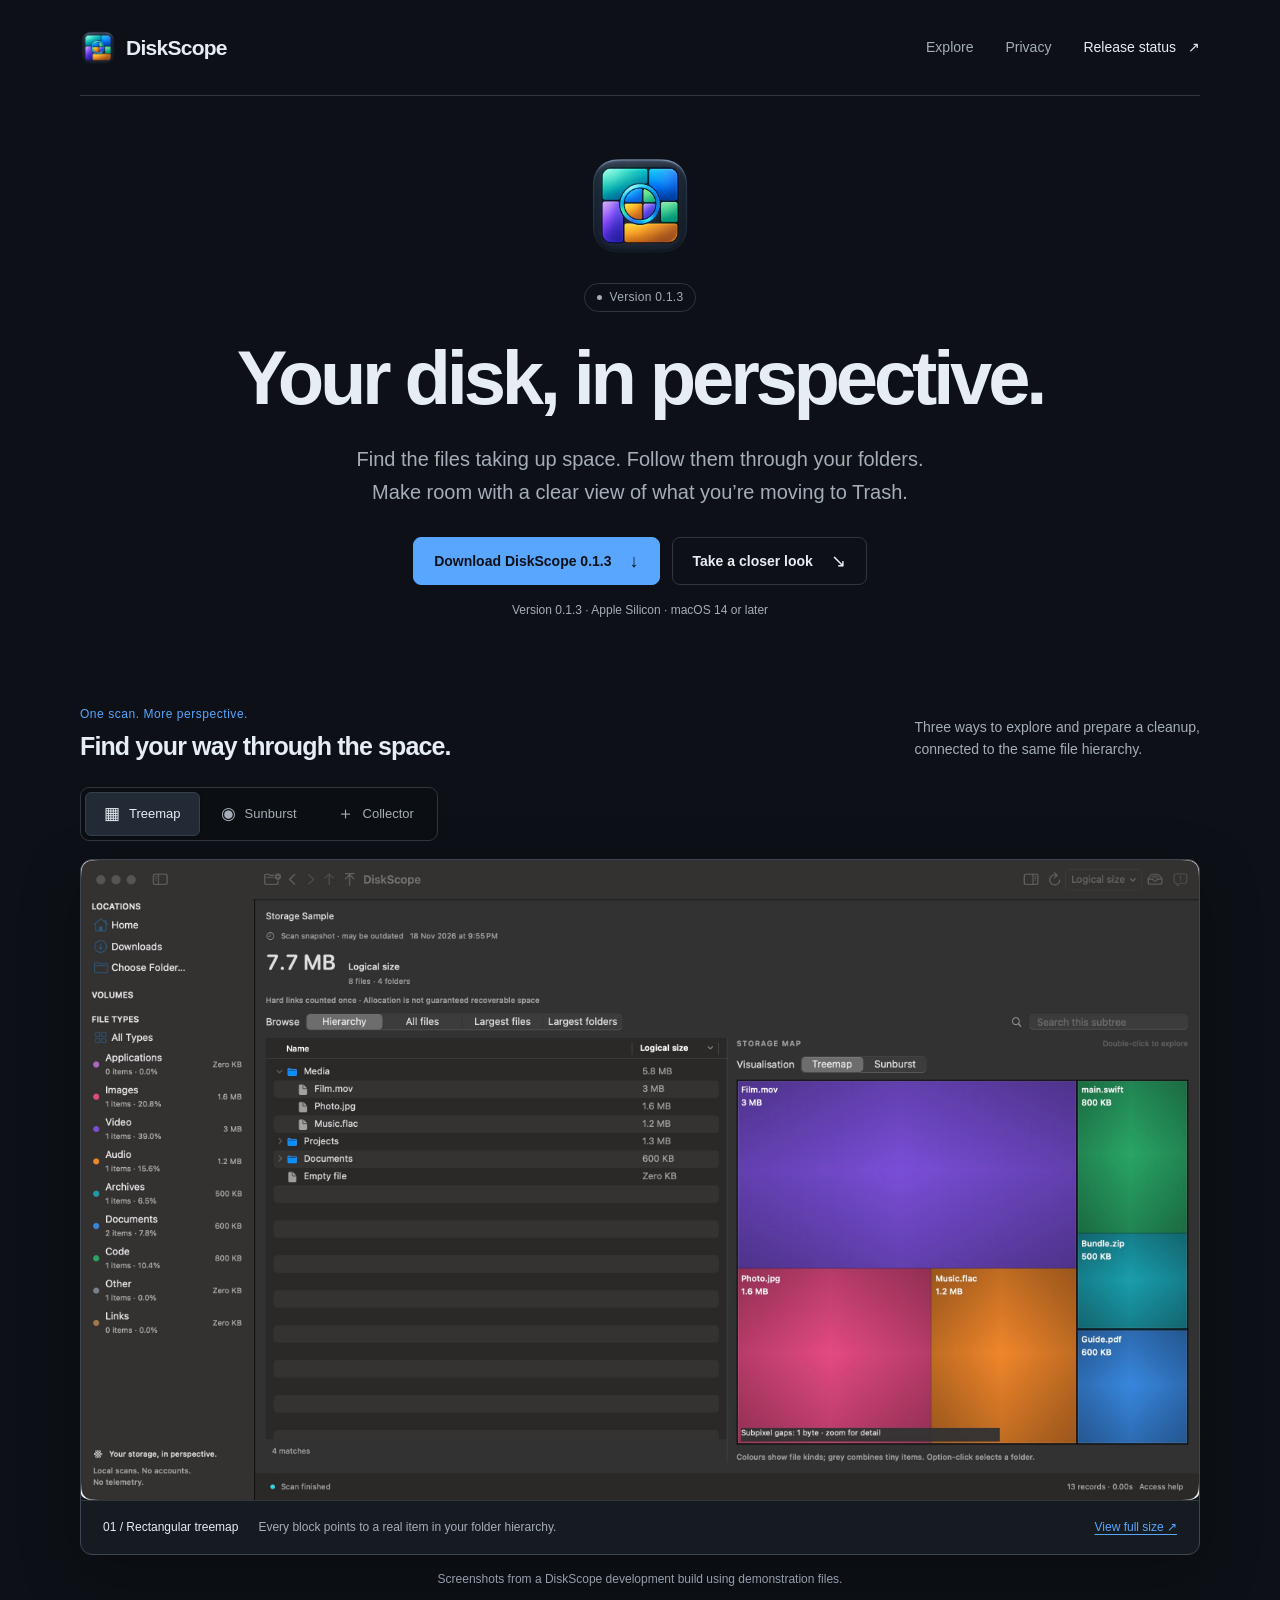
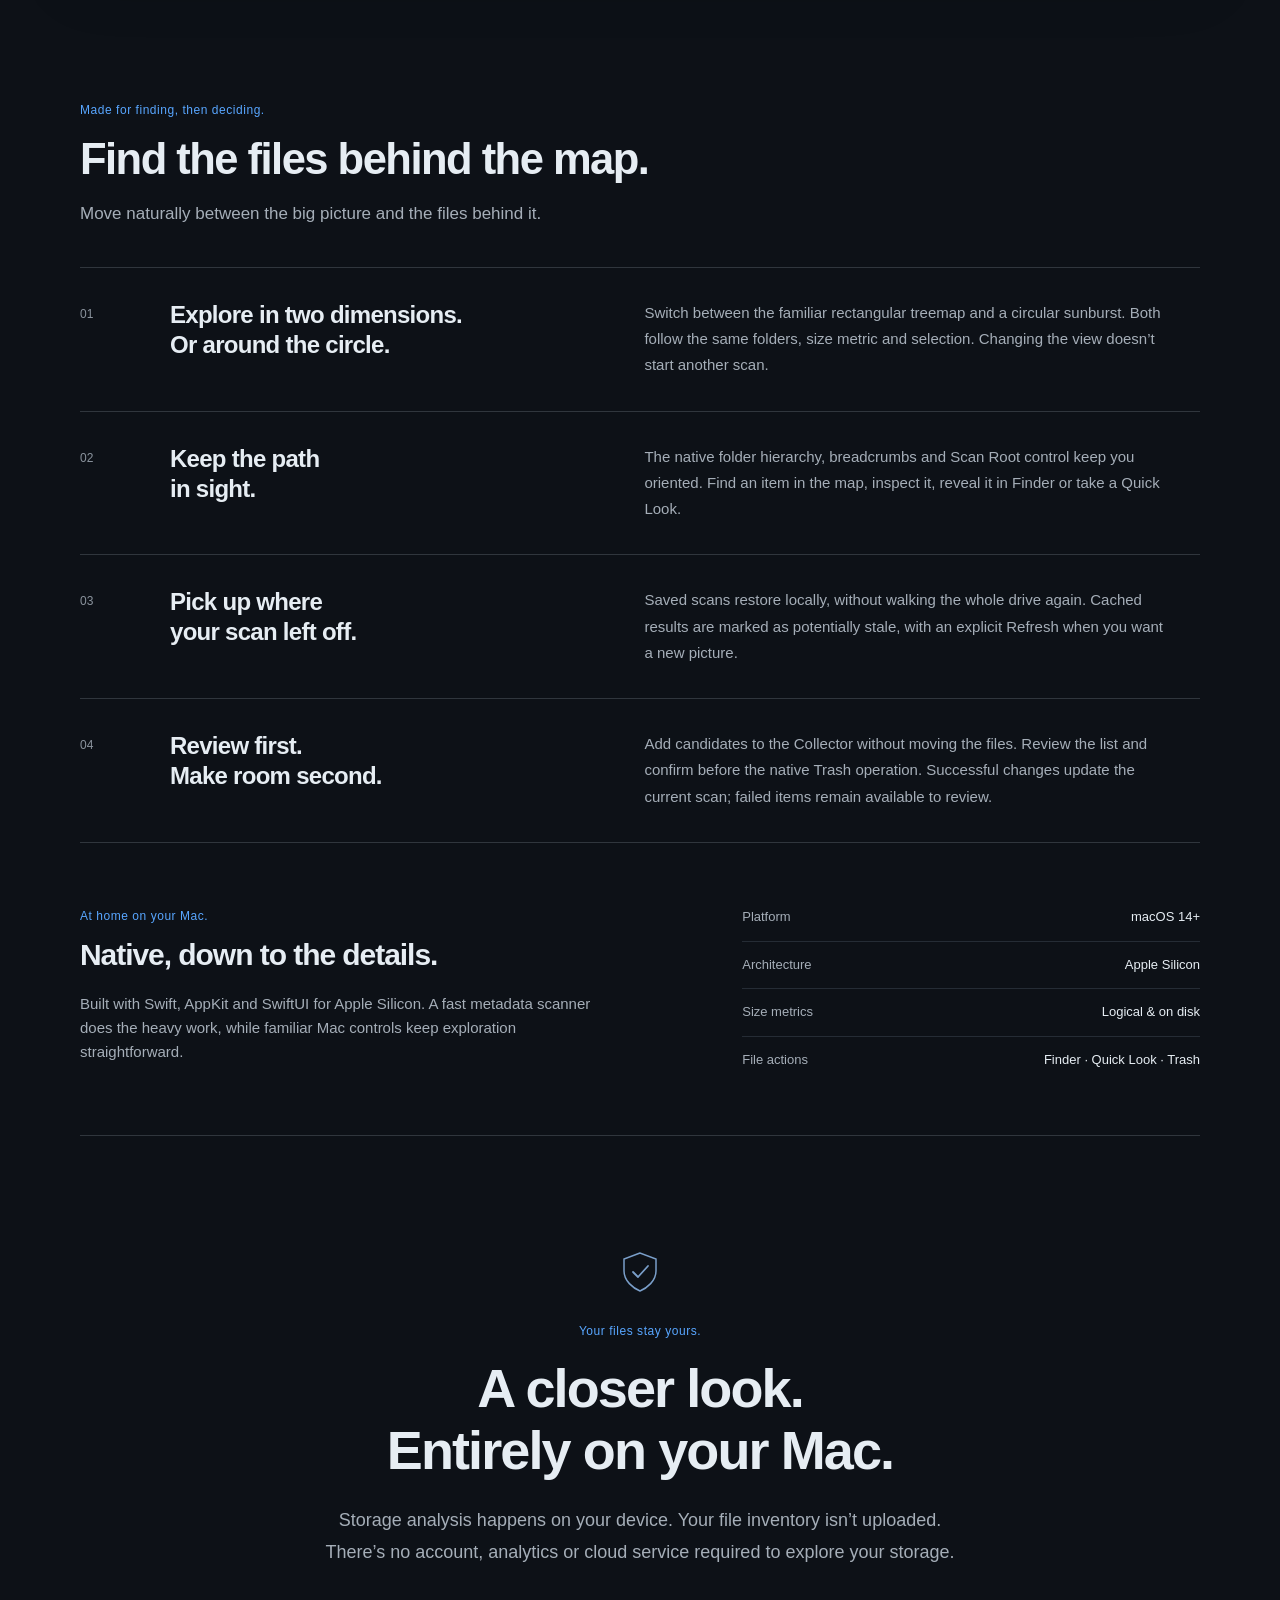
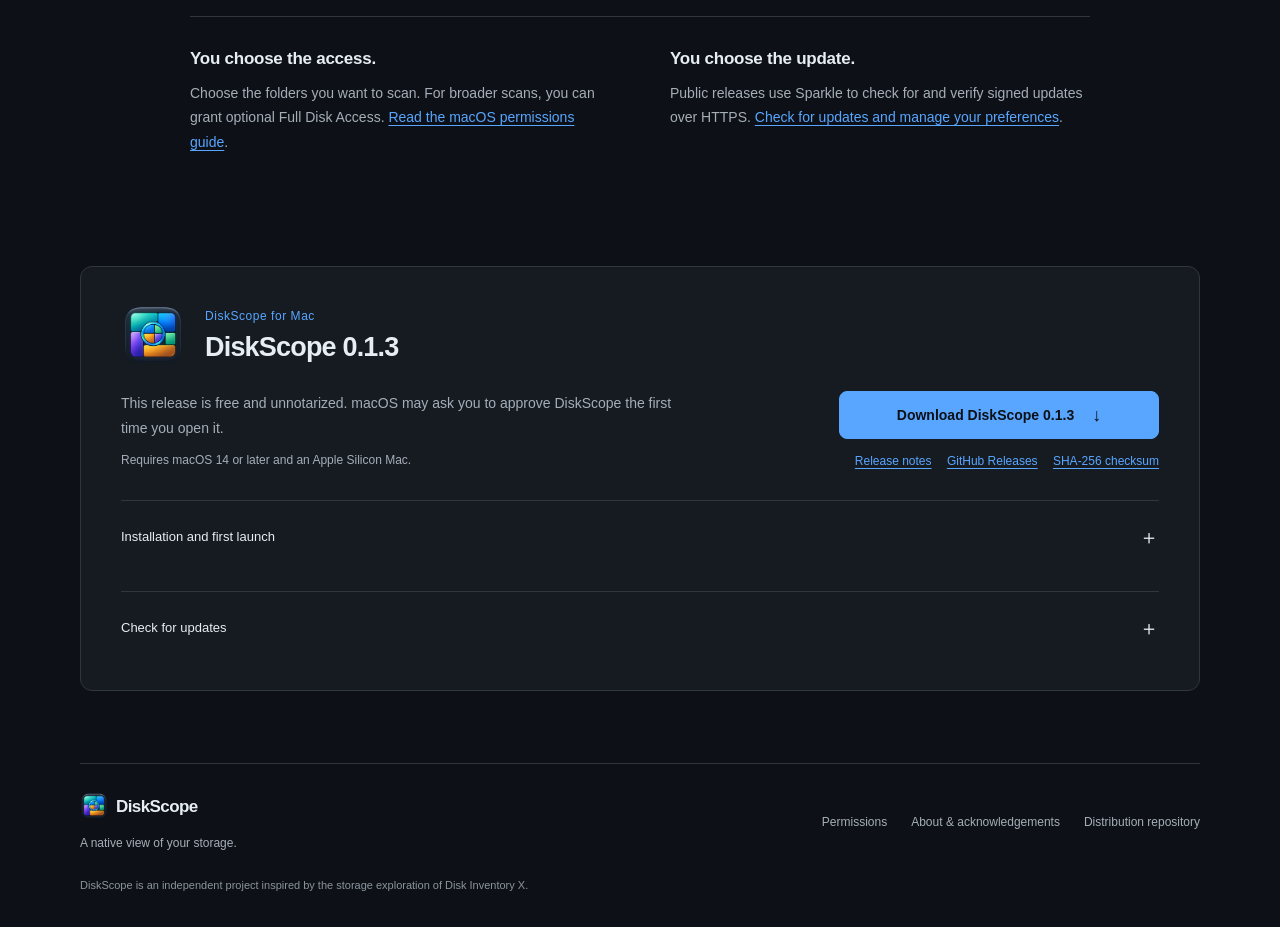
<file: index.html>
<!doctype html>
<html lang="en">
<head>
  <meta charset="utf-8">
  <meta name="viewport" content="width=device-width, initial-scale=1">
  <meta name="description" content="DiskScope is a native Mac storage explorer with treemap and circular views, saved scans, and a Collector for reviewing files before moving them to Trash.">
  <meta name="theme-color" content="#0d1117">
  <meta name="color-scheme" content="dark">
  <meta http-equiv="Content-Security-Policy" content="default-src 'self'; script-src 'self'; style-src 'self'; img-src 'self'; connect-src 'self'; font-src 'self'; object-src 'none'; base-uri 'none'; form-action 'none'">
  <title>DiskScope — Your disk, in perspective.</title>
  <link rel="icon" type="image/png" href="assets/icon.png">
  <link rel="stylesheet" href="styles.css">
  <script src="site.js" defer></script>
</head>
<body>
  <a class="skip-link" href="#main">Skip to content</a>
  <header class="site-header wrap">
    <a class="brand" href="#" aria-label="DiskScope home"><img src="assets/icon.png" alt="" width="36" height="36"><span>DiskScope</span></a>
    <nav aria-label="Main navigation">
      <a href="#explore">Explore</a>
      <a href="#privacy">Privacy</a>
      <a class="nav-release" href="#download">Release status <span aria-hidden="true">↗</span></a>
    </nav>
  </header>

  <main id="main">
    <section class="hero wrap" aria-labelledby="hero-title">
      <img class="hero-icon" src="assets/icon.png" alt="DiskScope app icon: a magnifying glass over a colourful disk map" width="108" height="108" fetchpriority="high">
      <p class="eyebrow"><span class="status-dot" aria-hidden="true"></span> <span data-release-badge>Version 0.1.3</span></p>
      <h1 id="hero-title">Your disk,<br class="mobile-break"> in perspective.</h1>
      <p class="hero-copy">Find the files taking up space. Follow them through your folders.<br class="desktop-break"> Make room with a clear view of what you’re moving to Trash.</p>
      <div class="hero-actions">
        <!-- DOWNLOAD_PRIMARY --><a class="button primary" href="https://github.com/MES30004E/DiskScope/releases/download/v0.1.3/DiskScope-0.1.3-arm64.dmg">Download DiskScope 0.1.3 <span aria-hidden="true">↓</span></a><!-- /DOWNLOAD_PRIMARY -->
        <a class="button secondary" href="#explore">Take a closer look <span aria-hidden="true">↘</span></a>
      </div>
      <p id="release-note" class="release-note"><!-- RELEASE_NOTE -->Version 0.1.3 · Apple Silicon · macOS 14 or later<!-- /RELEASE_NOTE --></p>
    </section>

    <section class="showcase wrap" id="explore" aria-labelledby="explore-title">
      <div class="showcase-heading">
        <div><p class="section-label">One scan. More perspective.</p><h2 id="explore-title">Find your way through the space.</h2></div>
        <p>Three ways to explore and prepare a cleanup,<br class="desktop-break"> connected to the same file hierarchy.</p>
      </div>
      <div class="view-tabs" role="tablist" aria-label="App screenshots">
        <button id="tab-treemap" role="tab" aria-selected="true" aria-controls="panel-treemap" tabindex="0"><span aria-hidden="true">▦</span> Treemap</button>
        <button id="tab-sunburst" role="tab" aria-selected="false" aria-controls="panel-sunburst" tabindex="-1"><span aria-hidden="true">◉</span> Sunburst</button>
        <button id="tab-collector" role="tab" aria-selected="false" aria-controls="panel-collector" tabindex="-1"><span aria-hidden="true">＋</span> Collector</button>
      </div>
      <div class="capture-shell">
        <figure id="panel-treemap" class="capture" role="tabpanel" aria-labelledby="tab-treemap" tabindex="0">
          <a class="capture-link" href="assets/treemap.png" aria-label="Open full-size screenshot of the treemap"><img src="assets/treemap.png" alt="DiskScope’s rectangular treemap beside the native folder hierarchy, showing a controlled demonstration folder." width="2940" height="1684" fetchpriority="high"></a>
          <figcaption><span>01 / Rectangular treemap</span> Every block points to a real item in your folder hierarchy. <a href="assets/treemap.png">View full size <span aria-hidden="true">↗</span></a></figcaption>
        </figure>
        <figure id="panel-sunburst" class="capture" role="tabpanel" aria-labelledby="tab-sunburst" tabindex="0" hidden>
          <a class="capture-link" href="assets/sunburst.png" aria-label="Open full-size screenshot of the circular sunburst"><img src="assets/sunburst.png" alt="DiskScope’s circular sunburst displays nested folders as rings, alongside the same native file hierarchy." width="2940" height="1684" loading="lazy"></a>
          <figcaption><span>02 / Circular sunburst</span> Follow nested folders from the centre out. <a href="assets/sunburst.png">View full size <span aria-hidden="true">↗</span></a></figcaption>
        </figure>
        <figure id="panel-collector" class="capture" role="tabpanel" aria-labelledby="tab-collector" tabindex="0" hidden>
          <a class="capture-link" href="assets/collector.png" aria-label="Open full-size screenshot of the Collector"><img src="assets/collector.png" alt="DiskScope’s Collector stages demonstration files for review before the user confirms moving them to Trash." width="1520" height="1080" loading="lazy"></a>
          <figcaption><span>03 / Collector</span> Gather candidates, review the list, then decide. <a href="assets/collector.png">View full size <span aria-hidden="true">↗</span></a></figcaption>
        </figure>
      </div>
      <p class="capture-note">Screenshots from a DiskScope development build using demonstration files.</p>
      <noscript><p class="capture-note">JavaScript is off. View the <a href="assets/sunburst.png">sunburst</a> and <a href="assets/collector.png">Collector</a> screenshots directly.</p></noscript>
    </section>

    <section class="features wrap" aria-labelledby="features-title">
      <div class="section-intro"><p class="section-label">Made for finding, then deciding.</p><h2 id="features-title">Find the files behind the map.</h2><p>Move naturally between the big picture and the files behind it.</p></div>
      <div class="feature-rows">
        <article class="feature-row">
          <span class="feature-number" aria-hidden="true">01</span>
          <div><h3>Explore in two dimensions.<br> Or around the circle.</h3></div>
          <p>Switch between the familiar rectangular treemap and a circular sunburst. Both follow the same folders, size metric and selection. Changing the view doesn’t start another scan.</p>
        </article>
        <article class="feature-row">
          <span class="feature-number" aria-hidden="true">02</span>
          <div><h3>Keep the path<br> in sight.</h3></div>
          <p>The native folder hierarchy, breadcrumbs and Scan Root control keep you oriented. Find an item in the map, inspect it, reveal it in Finder or take a Quick Look.</p>
        </article>
        <article class="feature-row">
          <span class="feature-number" aria-hidden="true">03</span>
          <div><h3>Pick up where<br> your scan left off.</h3></div>
          <p>Saved scans restore locally, without walking the whole drive again. Cached results are marked as potentially stale, with an explicit Refresh when you want a new picture.</p>
        </article>
        <article class="feature-row">
          <span class="feature-number" aria-hidden="true">04</span>
          <div><h3>Review first.<br> Make room second.</h3></div>
          <p>Add candidates to the Collector without moving the files. Review the list and confirm before the native Trash operation. Successful changes update the current scan; failed items remain available to review.</p>
        </article>
      </div>
    </section>

    <section class="native-band wrap" aria-labelledby="native-title">
      <div><p class="section-label">At home on your Mac.</p><h2 id="native-title">Native, down to the details.</h2><p>Built with Swift, AppKit and SwiftUI for Apple Silicon. A fast metadata scanner does the heavy work, while familiar Mac controls keep exploration straightforward.</p></div>
      <dl class="native-details">
        <div><dt>Platform</dt><dd>macOS 14+</dd></div>
        <div><dt>Architecture</dt><dd>Apple Silicon</dd></div>
        <div><dt>Size metrics</dt><dd>Logical &amp; on disk</dd></div>
        <div><dt>File actions</dt><dd>Finder · Quick Look · Trash</dd></div>
      </dl>
    </section>

    <section class="privacy wrap" id="privacy" aria-labelledby="privacy-title">
      <div class="privacy-mark" aria-hidden="true"><svg viewBox="0 0 48 48" fill="none"><path d="M24 5 8 11v12c0 10 9 17 16 20 7-3 16-10 16-20V11L24 5Z" stroke="currentColor" stroke-width="1.5"/><path d="m17 24 5 5 10-11" stroke="currentColor" stroke-width="1.8" stroke-linecap="round" stroke-linejoin="round"/></svg></div>
      <p class="section-label">Your files stay yours.</p>
      <h2 id="privacy-title">A closer look.<br> Entirely on your Mac.</h2>
      <p class="privacy-copy">Storage analysis happens on your device. Your file inventory isn’t uploaded. There’s no account, analytics or cloud service required to explore your storage.</p>
      <div class="privacy-details">
        <div><h3>You choose the access.</h3><p>Choose the folders you want to scan. For broader scans, you can grant optional Full Disk Access. <a href="permissions.html">Read the macOS permissions guide</a>.</p></div>
        <div><h3>You choose the update.</h3><p>Public releases use Sparkle to check for and verify signed updates over HTTPS. <a href="#updates">Check for updates and manage your preferences</a>.</p></div>
      </div>
    </section>

    <section class="download wrap" id="download" aria-labelledby="download-title">
      <div class="download-heading"><img src="assets/icon.png" alt="" width="64" height="64" loading="lazy"><div><p class="section-label">DiskScope for Mac</p><h2 id="download-title"><!-- RELEASE_TITLE -->DiskScope 0.1.3<!-- /RELEASE_TITLE --></h2></div></div>
      <div class="download-content">
        <div><p><!-- RELEASE_DESCRIPTION -->This release is free and unnotarized. macOS may ask you to approve DiskScope the first time you open it.<!-- /RELEASE_DESCRIPTION --></p><p class="requirements">Requires macOS 14 or later and an Apple Silicon Mac.</p></div>
        <div class="download-action"><!-- DOWNLOAD_SECONDARY --><a class="button primary" href="https://github.com/MES30004E/DiskScope/releases/download/v0.1.3/DiskScope-0.1.3-arm64.dmg">Download DiskScope 0.1.3 <span aria-hidden="true">↓</span></a><!-- /DOWNLOAD_SECONDARY --><p><!-- RELEASE_LINKS --><a href="https://github.com/MES30004E/DiskScope/releases/tag/v0.1.3">Release notes</a> <a href="https://github.com/MES30004E/DiskScope/releases">GitHub Releases</a> <a href="https://github.com/MES30004E/DiskScope/releases/download/v0.1.3/SHA256SUMS">SHA-256 checksum</a><!-- /RELEASE_LINKS --></p></div>
      </div>
      <details class="installation" id="installation">
        <summary>Installation and first launch <span aria-hidden="true">＋</span></summary>
        <ol>
          <li>Download DiskScope from this page. To check it, type <code>shasum -a 256 </code> in Terminal, drag the downloaded file into Terminal, and press Return. Compare the result with its entry in the published SHA-256 checksums.</li>
          <li><!-- INSTALL_DOWNLOAD -->Open the downloaded DMG, then drag DiskScope onto the Applications shortcut. When copying finishes, eject the DiskScope disk image and open DiskScope from Applications.<!-- /INSTALL_DOWNLOAD --></li>
          <li>If macOS blocks the first launch of an unnotarized release, verify where you downloaded it and check the download’s checksum. Open <strong>System Settings → Privacy &amp; Security</strong>, scroll to <strong>Security</strong>, and use <strong>Open Anyway</strong> for DiskScope. Confirm the prompt and authenticate if macOS asks.</li>
          <li>Choose a folder to scan. For broader access or help with a partial scan, see the <a href="permissions.html">macOS permissions guide</a>.</li>
        </ol>
        <p>Your approval applies to DiskScope. On a managed Mac, your administrator may control whether approval is available. <a href="https://support.apple.com/guide/mac-help/open-an-app-by-overriding-security-settings-mh40617/mac">Apple’s first-launch instructions</a>.</p>
      </details>
      <details class="installation" id="updates">
        <summary>Check for updates <span aria-hidden="true">＋</span></summary>
        <ol>
          <li>Choose <strong>DiskScope → Check for Updates…</strong> in the menu bar. When an update is available, Sparkle shows its version and release notes.</li>
          <li>Use <strong>DiskScope → Settings → Updates</strong> to enable automatic checks and downloads. Sparkle verifies the signed feed and update archive before installing an update.</li>
          <li>If macOS prevents Sparkle from installing an update, quit DiskScope, download and verify the new installer, then replace DiskScope in Applications. Follow the installation steps if macOS asks you to approve the new build.</li>
        </ol>
      </details>
    </section>
  </main>

  <footer class="site-footer wrap">
    <div><a class="brand" href="#"><img src="assets/icon.png" alt="" width="28" height="28" loading="lazy"><span>DiskScope</span></a><p>A native view of your storage.</p></div>
    <div class="footer-links"><a href="permissions.html">Permissions</a><a href="about.html">About &amp; acknowledgements</a><!-- DISTRIBUTION_LINK --><a href="https://github.com/MES30004E/DiskScope">Distribution repository</a><!-- /DISTRIBUTION_LINK --></div>
    <p class="footer-note">DiskScope is an independent project inspired by the storage exploration of Disk Inventory X.</p>
  </footer>
</body>
</html>
</file>
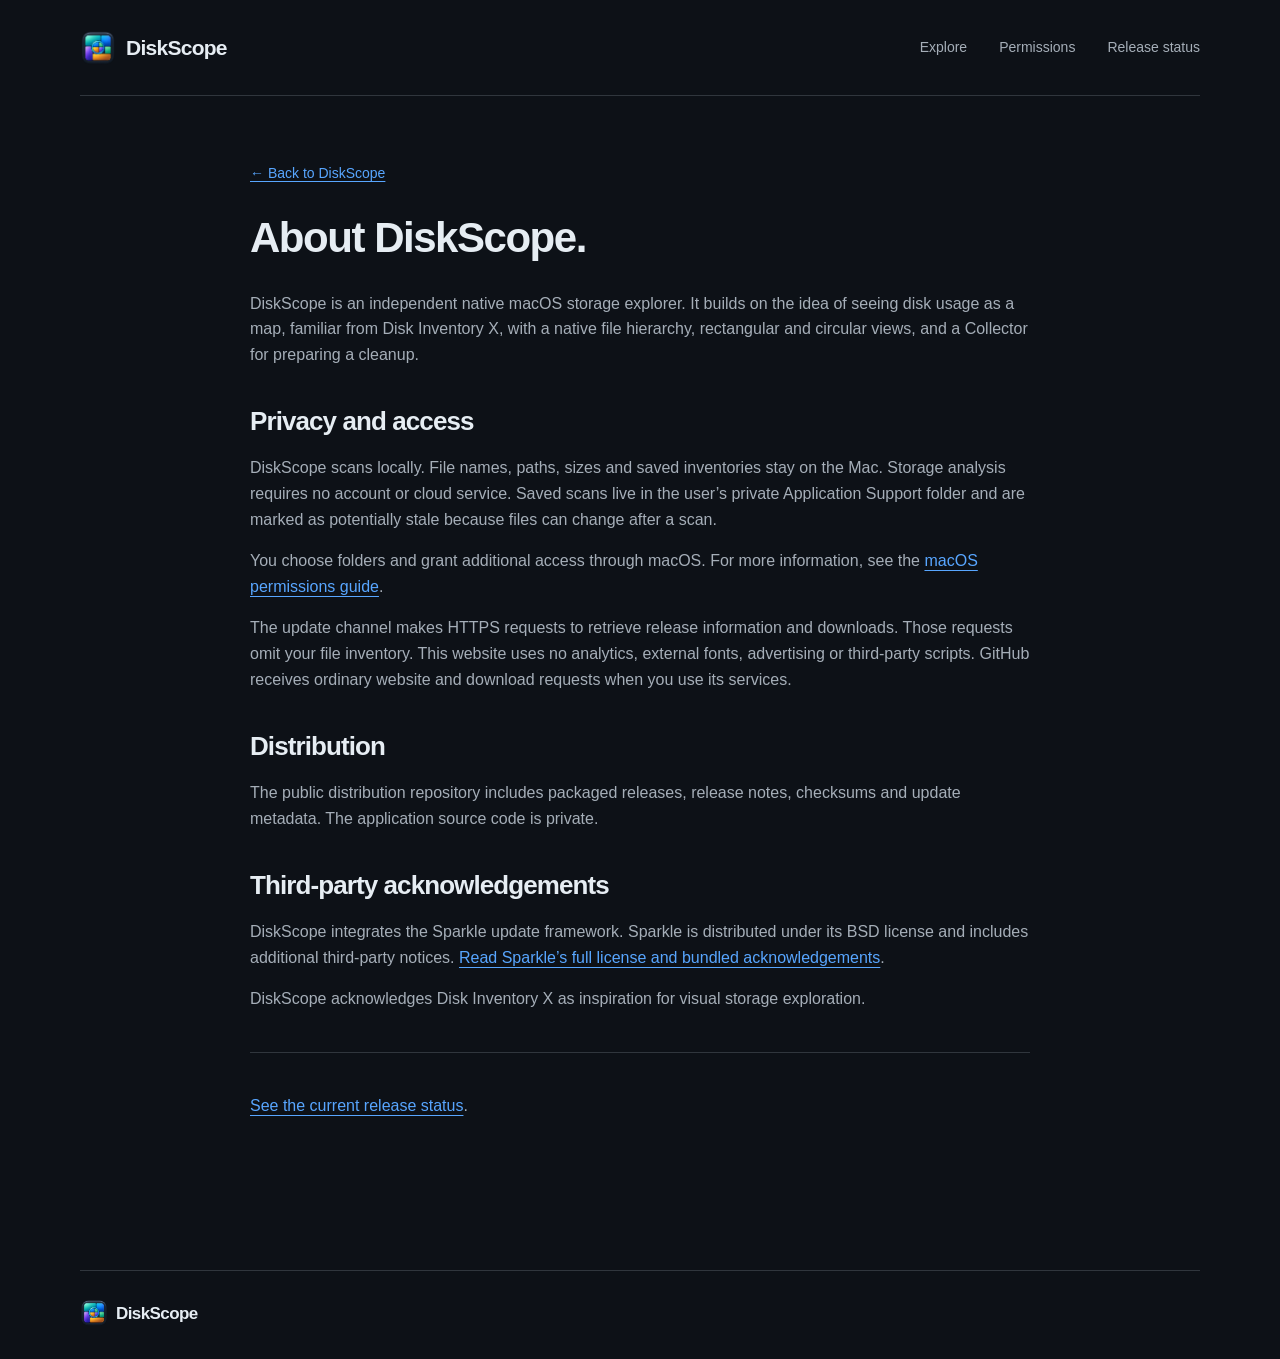
<file: about.html>
<!doctype html>
<html lang="en">
<head>
  <meta charset="utf-8">
  <meta name="viewport" content="width=device-width, initial-scale=1">
  <meta name="description" content="About DiskScope, local storage privacy, and third-party acknowledgements.">
  <meta name="theme-color" content="#0d1117">
  <meta name="color-scheme" content="dark">
  <meta http-equiv="Content-Security-Policy" content="default-src 'self'; script-src 'self'; style-src 'self'; img-src 'self'; object-src 'none'; base-uri 'none'; form-action 'none'">
  <title>About &amp; acknowledgements — DiskScope</title>
  <link rel="icon" type="image/png" href="assets/icon.png">
  <link rel="stylesheet" href="styles.css">
</head>
<body>
  <a class="skip-link" href="#main">Skip to content</a>
  <header class="site-header wrap">
    <a class="brand" href="index.html"><img src="assets/icon.png" alt="" width="36" height="36"><span>DiskScope</span></a>
    <nav aria-label="Main navigation"><a href="index.html#explore">Explore</a><a href="permissions.html">Permissions</a><a href="index.html#download">Release status</a></nav>
  </header>
  <main id="main" class="prose wrap">
    <a class="back-link" href="index.html">← Back to DiskScope</a>
    <h1>About DiskScope.</h1>
    <p>DiskScope is an independent native macOS storage explorer. It builds on the idea of seeing disk usage as a map, familiar from Disk Inventory X, with a native file hierarchy, rectangular and circular views, and a Collector for preparing a cleanup.</p>
    <h2>Privacy and access</h2>
    <p>DiskScope scans locally. File names, paths, sizes and saved inventories stay on the Mac. Storage analysis requires no account or cloud service. Saved scans live in the user’s private Application Support folder and are marked as potentially stale because files can change after a scan.</p>
    <p>You choose folders and grant additional access through macOS. For more information, see the <a href="permissions.html">macOS permissions guide</a>.</p>
    <p>The update channel makes HTTPS requests to retrieve release information and downloads. Those requests omit your file inventory. This website uses no analytics, external fonts, advertising or third-party scripts. GitHub receives ordinary website and download requests when you use its services.</p>
    <h2>Distribution</h2>
    <p><!-- ABOUT_RELEASE -->The public distribution repository includes packaged releases, release notes, checksums and update metadata. The application source code is private.<!-- /ABOUT_RELEASE --></p>
    <h2>Third-party acknowledgements</h2>
    <p>DiskScope integrates the Sparkle update framework. Sparkle is distributed under its BSD license and includes additional third-party notices. <a href="assets/Sparkle-LICENSE.txt">Read Sparkle’s full license and bundled acknowledgements</a>.</p>
    <p>DiskScope acknowledges Disk Inventory X as inspiration for visual storage exploration.</p>
    <hr>
    <p><a href="index.html#download">See the current release status</a>.</p>
  </main>
  <footer class="site-footer wrap">
    <a class="brand" href="index.html"><img src="assets/icon.png" alt="" width="28" height="28"><span>DiskScope</span></a>
  </footer>
</body>
</html>
</file>
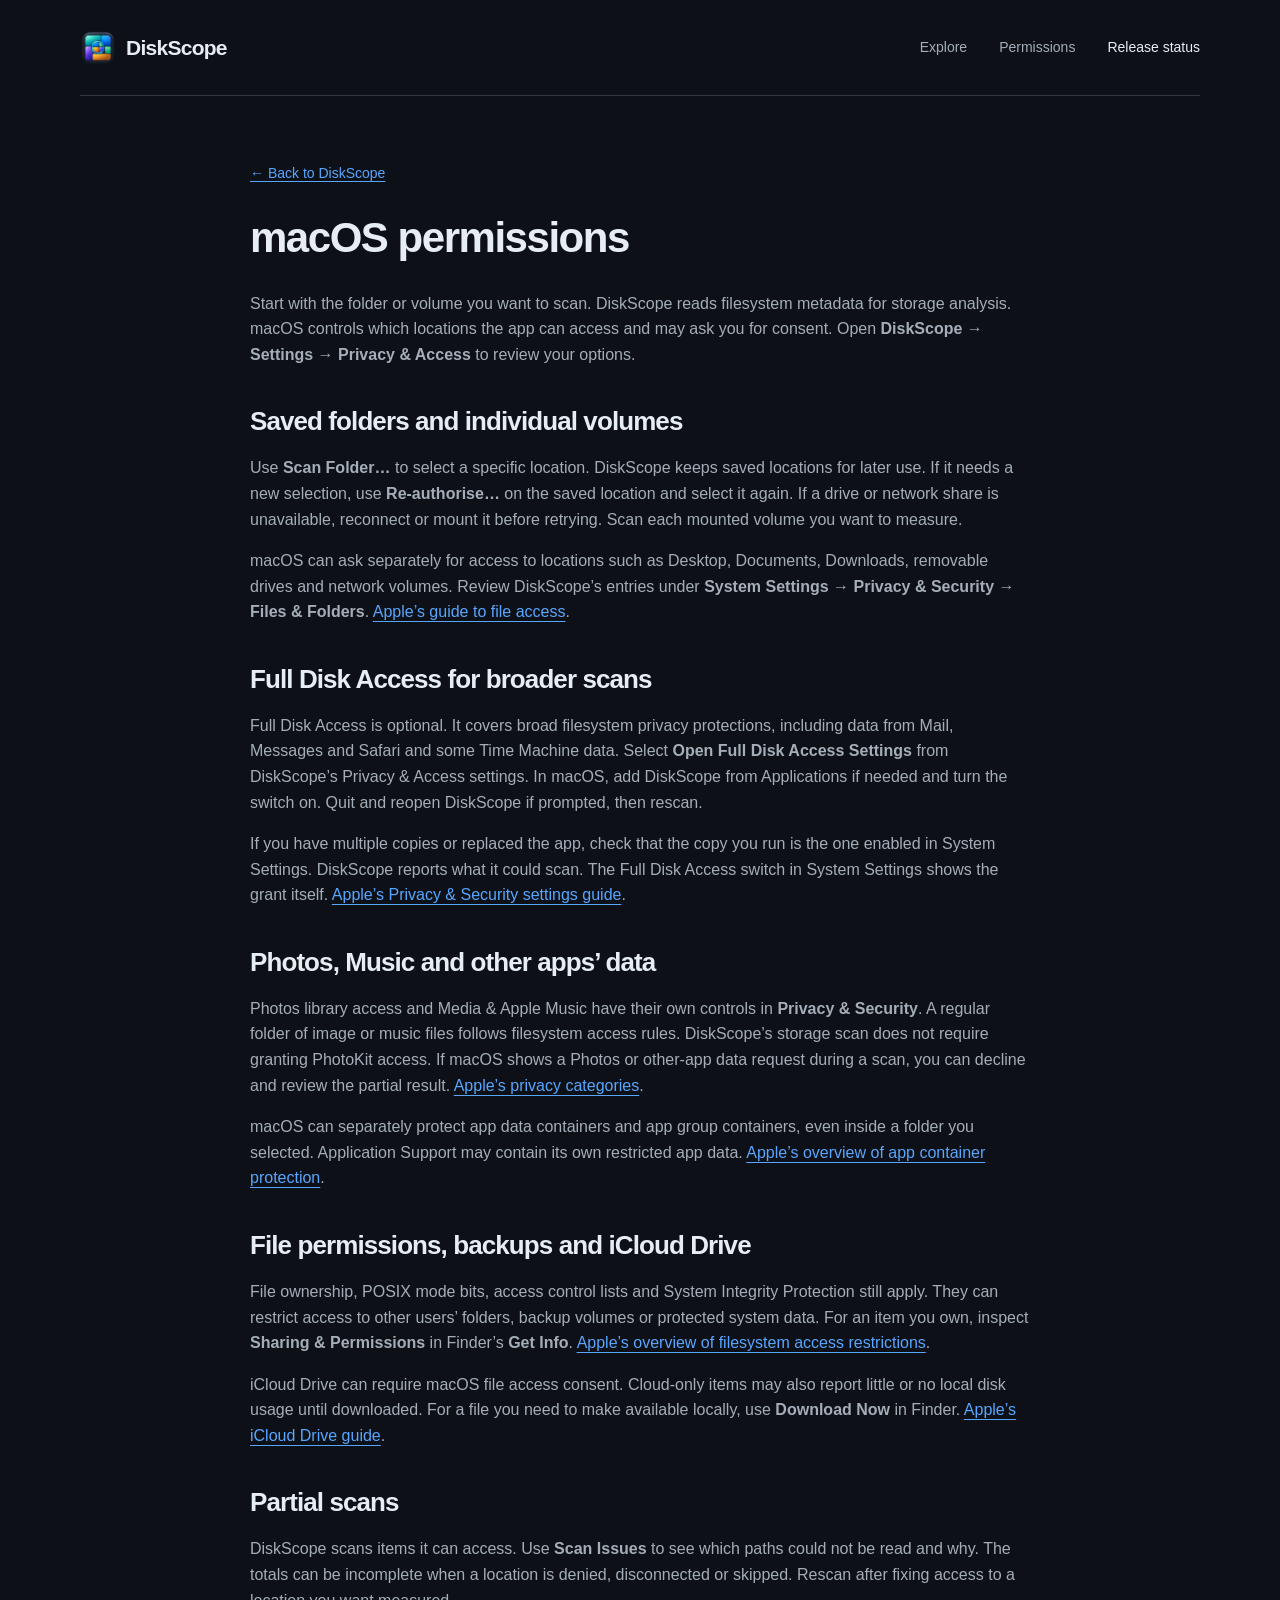
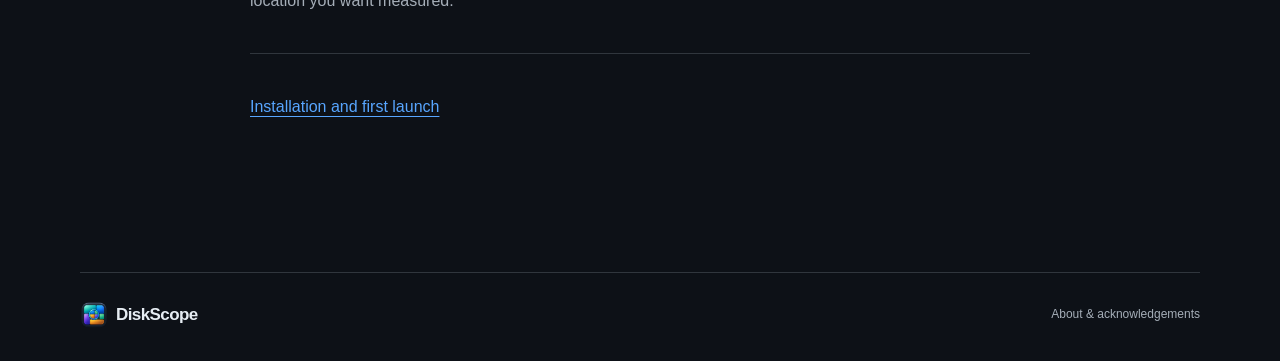
<file: permissions.html>
<!doctype html>
<html lang="en">
<head>
  <meta charset="utf-8">
  <meta name="viewport" content="width=device-width, initial-scale=1">
  <meta name="description" content="Choose what DiskScope can scan and troubleshoot macOS privacy permissions, saved locations and partial scans.">
  <meta name="theme-color" content="#0d1117">
  <meta name="color-scheme" content="dark">
  <meta http-equiv="Content-Security-Policy" content="default-src 'self'; script-src 'self'; style-src 'self'; img-src 'self'; object-src 'none'; base-uri 'none'; form-action 'none'">
  <title>macOS permissions — DiskScope</title>
  <link rel="icon" type="image/png" href="assets/icon.png">
  <link rel="stylesheet" href="styles.css">
</head>
<body>
  <a class="skip-link" href="#main">Skip to content</a>
  <header class="site-header wrap">
    <a class="brand" href="index.html"><img src="assets/icon.png" alt="" width="36" height="36"><span>DiskScope</span></a>
    <nav aria-label="Main navigation">
      <a href="index.html#explore">Explore</a>
      <a href="permissions.html" aria-current="page">Permissions</a>
      <a class="nav-release" href="index.html#download">Release status</a>
    </nav>
  </header>
  <main id="main" class="prose wrap">
    <a class="back-link" href="index.html">← Back to DiskScope</a>
    <h1>macOS permissions</h1>
    <p>Start with the folder or volume you want to scan. DiskScope reads filesystem metadata for storage analysis. macOS controls which locations the app can access and may ask you for consent. Open <strong>DiskScope → Settings → Privacy &amp; Access</strong> to review your options.</p>

    <h2>Saved folders and individual volumes</h2>
    <p>Use <strong>Scan Folder…</strong> to select a specific location. DiskScope keeps saved locations for later use. If it needs a new selection, use <strong>Re-authorise…</strong> on the saved location and select it again. If a drive or network share is unavailable, reconnect or mount it before retrying. Scan each mounted volume you want to measure.</p>
    <p>macOS can ask separately for access to locations such as Desktop, Documents, Downloads, removable drives and network volumes. Review DiskScope’s entries under <strong>System Settings → Privacy &amp; Security → Files &amp; Folders</strong>. <a href="https://support.apple.com/guide/security/controlling-app-access-to-files-secddd1d86a6/web">Apple’s guide to file access</a>.</p>

    <h2>Full Disk Access for broader scans</h2>
    <p>Full Disk Access is optional. It covers broad filesystem privacy protections, including data from Mail, Messages and Safari and some Time Machine data. Select <strong>Open Full Disk Access Settings</strong> from DiskScope’s Privacy &amp; Access settings. In macOS, add DiskScope from Applications if needed and turn the switch on. Quit and reopen DiskScope if prompted, then rescan.</p>
    <p>If you have multiple copies or replaced the app, check that the copy you run is the one enabled in System Settings. DiskScope reports what it could scan. The Full Disk Access switch in System Settings shows the grant itself. <a href="https://support.apple.com/guide/mac-help/change-privacy-security-settings-on-mac-mchl211c911f/mac">Apple’s Privacy &amp; Security settings guide</a>.</p>

    <h2>Photos, Music and other apps’ data</h2>
    <p>Photos library access and Media &amp; Apple Music have their own controls in <strong>Privacy &amp; Security</strong>. A regular folder of image or music files follows filesystem access rules. DiskScope’s storage scan does not require granting PhotoKit access. If macOS shows a Photos or other-app data request during a scan, you can decline and review the partial result. <a href="https://support.apple.com/guide/mac-help/change-privacy-security-settings-on-mac-mchl211c911f/mac">Apple’s privacy categories</a>.</p>
    <p>macOS can separately protect app data containers and app group containers, even inside a folder you selected. Application Support may contain its own restricted app data. <a href="https://developer.apple.com/documentation/xcode/protecting-local-app-data-using-containers">Apple’s overview of app container protection</a>.</p>

    <h2>File permissions, backups and iCloud Drive</h2>
    <p>File ownership, POSIX mode bits, access control lists and System Integrity Protection still apply. They can restrict access to other users’ folders, backup volumes or protected system data. For an item you own, inspect <strong>Sharing &amp; Permissions</strong> in Finder’s <strong>Get Info</strong>. <a href="https://developer.apple.com/documentation/security/accessing-files-from-the-macos-app-sandbox">Apple’s overview of filesystem access restrictions</a>.</p>
    <p>iCloud Drive can require macOS file access consent. Cloud-only items may also report little or no local disk usage until downloaded. For a file you need to make available locally, use <strong>Download Now</strong> in Finder. <a href="https://support.apple.com/guide/mac-help/work-with-folders-and-files-in-icloud-drive-mchl1a02d711/mac">Apple’s iCloud Drive guide</a>.</p>

    <h2>Partial scans</h2>
    <p>DiskScope scans items it can access. Use <strong>Scan Issues</strong> to see which paths could not be read and why. The totals can be incomplete when a location is denied, disconnected or skipped. Rescan after fixing access to a location you want measured.</p>
    <hr>
    <p><a href="index.html#installation">Installation and first launch</a></p>
  </main>
  <footer class="site-footer wrap">
    <a class="brand" href="index.html"><img src="assets/icon.png" alt="" width="28" height="28"><span>DiskScope</span></a>
    <div class="footer-links"><a href="about.html">About &amp; acknowledgements</a></div>
  </footer>
</body>
</html>
</file>
<file: styles.css>
:root {
  color-scheme:dark;
  --bg:#0d1117;
  --panel:#161b22;
  --border:#30363d;
  --text:#e6edf3;
  --muted:#a5aeb8;
  --accent:#58a6ff;
  --accent-hover:#79b8ff;
  --space:clamp(64px,9vw,112px);
  font-family:-apple-system,BlinkMacSystemFont,"Segoe UI",Helvetica,Arial,sans-serif;
  font-size:16px;
  font-synthesis:none;
  text-rendering:optimizeLegibility;
  -webkit-font-smoothing:antialiased;
}
* {
  box-sizing:border-box;
}
html {
  scroll-behavior:smooth;
  scroll-padding-top:32px;
}
body {
  margin:0;
  background:var(--bg);
  color:var(--text);
  line-height:1.6;
}
a {
  color:var(--accent);
  text-underline-offset:.22em;
  text-decoration-thickness:1px;
}
a:hover {
  color:var(--accent-hover);
}
button,a,summary {
  touch-action:manipulation;
  -webkit-tap-highlight-color:#58a6ff33;
}
button {
  font:inherit;
}
button:disabled {
  cursor:not-allowed;
}
a:focus-visible,button:focus-visible,summary:focus-visible,[tabindex]:focus-visible {
  outline:3px solid var(--accent);
  outline-offset:5px;
}
img {
  max-width:100%;
  vertical-align:middle;
}
h1,h2,h3,p,figure,dl {
  margin:0;
}
h1,h2,h3 {
  text-wrap:balance;
  line-height:1.15;
  letter-spacing:-.035em;
  font-weight:600;
}
h2 {
  font-size:clamp(30px,3.4vw,44px);
}
h3 {
  font-size:25px;
}
p {
  color:var(--muted);
}
.wrap {
  width:min(1120px,calc(100% - 80px));
  margin-inline:auto;
}
.site-header {
  display:flex;
  justify-content:space-between;
  align-items:center;
  min-height:96px;
  border-bottom:1px solid var(--border);
  gap:32px;
}
.brand {
  display:inline-flex;
  align-items:center;
  gap:10px;
  color:var(--text);
  font-size:21px;
  letter-spacing:-.035em;
  font-weight:600;
  text-decoration:none;
}
.brand img {
  flex-shrink:0;
}
.site-header nav {
  display:flex;
  align-items:center;
  gap:32px;
}
.site-header nav a {
  font-size:14px;
  color:var(--muted);
  text-decoration:none;
  min-height:44px;
  display:inline-flex;
  align-items:center;
  gap:12px;
}
.site-header nav a:hover {
  color:var(--text);
}
.site-header .nav-release {
  color:var(--text);
}
.skip-link {
  position:absolute;
  top:-100px;
  left:20px;
  background:var(--text);
  color:var(--bg);
  padding:12px 20px;
  z-index:10;
  border-radius:6px;
}
.skip-link:focus {
  top:12px;
}
.hero {
  text-align:center;
  padding:56px 0 64px;
}
.hero-icon {
  display:block;
  margin:0 auto 22px;
}
.eyebrow {
  display:inline-flex;
  align-items:center;
  gap:8px;
  border:1px solid var(--border);
  padding:4px 12px;
  border-radius:30px;
  font-size:12px;
  letter-spacing:.025em;
}
.status-dot {
  width:5px;
  height:5px;
  border-radius:50%;
  background:#a5aeb8;
}
.hero h1 {
  font-size:clamp(44px,6.4vw,76px);
  letter-spacing:-.055em;
  margin:22px 0;
}
.hero-copy {
  font-size:clamp(17px,1.8vw,20px);
  line-height:1.65;
}
.hero-actions {
  display:flex;
  justify-content:center;
  flex-wrap:wrap;
  gap:12px;
  margin-top:28px;
}
.button {
  min-height:48px;
  display:inline-flex;
  align-items:center;
  justify-content:center;
  gap:18px;
  padding:11px 20px;
  border:1px solid transparent;
  border-radius:8px;
  text-decoration:none;
  font-size:14px;
  font-weight:600;
  line-height:1.5;
  transition:background-color .15s,border-color .15s,color .15s;
}
.button.primary {
  background:var(--accent);
  color:#0d1117;
  border-color:var(--accent);
}
.button.primary:hover:not(:disabled) {
  background:var(--accent-hover);
}
.button.primary:disabled {
  background:#1c2735;
  border-color:#35485f;
  color:#a9bfd8;
  opacity:1;
}
.button.secondary {
  border-color:var(--border);
  background:transparent;
  color:var(--text);
}
.button.secondary:hover {
  background:var(--panel);
  border-color:#687481;
}
.button span {
  font-size:18px;
  line-height:1;
}
.release-note {
  font-size:12px;
  line-height:1.7;
  margin-top:15px;
}
.mobile-break {
  display:none;
}
.showcase {
  padding-top:20px;
}
.showcase-heading {
  display:flex;
  align-items:end;
  justify-content:space-between;
  gap:36px;
  margin-bottom:26px;
}
.showcase-heading h2 {
  font-size:25px;
  margin-top:8px;
}
.showcase-heading>p {
  font-size:14px;
}
.section-label {
  font-size:12px;
  letter-spacing:.045em;
  color:var(--accent);
  font-weight:500;
}
.view-tabs {
  display:inline-flex;
  padding:4px;
  border:1px solid var(--border);
  border-radius:9px;
  gap:2px;
  margin-bottom:18px;
  background:#0b0f14;
}
.view-tabs button {
  color:var(--muted);
  background:transparent;
  border:1px solid transparent;
  border-radius:6px;
  padding:9px 18px;
  font-size:13px;
  min-height:42px;
  cursor:pointer;
  display:flex;
  align-items:center;
  gap:9px;
  line-height:1.4;
}
.view-tabs button[aria-selected="true"] {
  background:#222a35;
  color:var(--text);
  border-color:#35404e;
  box-shadow:0 1px 3px #0006;
}
.view-tabs button:hover {
  color:var(--text);
}
.view-tabs button span {
  font-size:17px;
}
.capture-shell {
  border:1px solid #3d4652;
  border-radius:12px;
  background:var(--panel);
  box-shadow:0 20px 60px #0004;
  overflow:hidden;
}
.capture[hidden] {
  display:none;
}
.capture-link {
  display:block;
  background:#11171f;
}
.capture img {
  border-radius:1%;
  display:block;
  width:100%;
  height:auto;
  object-fit:contain;
  background:#11171f;
}
.capture figcaption {
  border-top:1px solid var(--border);
  padding:17px 22px;
  color:var(--muted);
  font-size:12px;
  display:flex;
  align-items:center;
  flex-wrap:wrap;
  gap:8px 20px;
}
.capture figcaption>span {
  color:var(--text);
  font-weight:500;
}
.capture figcaption>a {
  margin-left:auto;
  white-space:nowrap;
}
.capture-note {
  font-size:12px;
  margin-top:15px;
  text-align:center;
  color:#949eaa;
}
.features {
  padding:var(--space) 0 0;
}
.section-intro {
  margin-bottom:40px;
}
.section-intro h2 {
  margin:13px 0 16px;
}
.section-intro>p:last-child {
  font-size:17px;
}
.feature-rows {
  border-top:1px solid var(--border);
}
.feature-row {
  border-bottom:1px solid var(--border);
  padding:32px 0;
  display:grid;
  grid-template-columns:60px 1fr 1.25fr;
  gap:30px;
  align-items:start;
}
.feature-number {
  font-variant-numeric:tabular-nums;
  font-size:12px;
  color:#8b949e;
  padding-top:5px;
}
.feature-row h3 {
  font-size:24px;
  line-height:1.25;
  letter-spacing:-.03em;
}
.feature-row p {
  font-size:15px;
  line-height:1.75;
  max-width:520px;
}
.native-band {
  display:grid;
  grid-template-columns:1.25fr 1fr;
  gap:90px;
  padding:64px 0;
  border-bottom:1px solid var(--border);
}
.native-band h2 {
  font-size:30px;
  margin:12px 0 20px;
}
.native-band p:last-child {
  font-size:15px;
  max-width:520px;
}
.native-details {
  font-size:13px;
  align-self:center;
}
.native-details>div {
  display:flex;
  justify-content:space-between;
  gap:20px;
  padding:13px 0;
  border-bottom:1px solid #252c35;
}
.native-details>div:first-child {
  padding-top:0;
}
.native-details>div:last-child {
  border-bottom:0;
  padding-bottom:0;
}
.native-details dt {
  color:var(--muted);
}
.native-details dd {
  margin:0;
  text-align:right;
  color:var(--text);
}
.privacy {
  text-align:center;
  padding:var(--space) 0;
}
.privacy-mark {
  width:50px;
  height:50px;
  margin:0 auto 24px;
  color:#7a9fca;
}
.privacy-mark svg {
  width:48px;
  height:48px;
}
.privacy h2 {
  font-size:clamp(35px,4.5vw,54px);
  margin:16px 0 24px;
  line-height:1.15;
}
.privacy-copy {
  max-width:630px;
  margin:0 auto;
  font-size:18px;
  line-height:1.75;
}
.privacy-details {
  display:grid;
  grid-template-columns:1fr 1fr;
  gap:60px;
  text-align:left;
  max-width:900px;
  margin:48px auto 0;
  padding-top:32px;
  border-top:1px solid var(--border);
}
.privacy-details h3 {
  font-size:17px;
  letter-spacing:-.015em;
  margin-bottom:12px;
}
.privacy-details p {
  font-size:14px;
  line-height:1.75;
}
.download {
  background:var(--panel);
  border:1px solid var(--border);
  border-radius:12px;
  padding:36px 40px;
}
.download-heading {
  display:flex;
  gap:20px;
  align-items:center;
  margin-bottom:24px;
}
.download-heading h2 {
  font-size:27px;
  margin-top:6px;
  letter-spacing:-.03em;
}
.download-content {
  display:grid;
  grid-template-columns:1.3fr 1fr;
  gap:60px;
}
.download-content p {
  font-size:14px;
  line-height:1.75;
}
.download-content .requirements {
  font-size:12px;
  margin-top:10px;
}
.download-action {
  text-align:right;
}
.download-action .button {
  width:100%;
  max-width:320px;
}
.download-action p {
  font-size:12px;
  margin-top:12px;
  max-width:320px;
  margin-left:auto;
}
.download-action a:not(.button) {
  display:inline-block;
  margin-left:12px;
}
.installation {
  margin-top:28px;
  border-top:1px solid var(--border);
  padding-top:10px;
}
.installation summary {
  display:flex;
  align-items:center;
  justify-content:space-between;
  cursor:pointer;
  list-style:none;
  padding:10px 0;
  font-size:13px;
  color:var(--text);
  min-height:44px;
}
.installation summary::-webkit-details-marker {
  display:none;
}
.installation[open] summary span {
  transform:rotate(45deg);
}
.installation summary span {
  font-size:20px;
  transition:transform .15s;
}
.installation ol {
  font-size:14px;
  color:var(--muted);
  padding-left:22px;
}
.installation li {
  padding-left:6px;
  margin:10px 0;
}
.installation p {
  font-size:12px;
  max-width:780px;
  padding:4px 0 12px;
}
.site-footer {
  margin-top:72px;
  padding:28px 0 32px;
  display:flex;
  justify-content:space-between;
  flex-wrap:wrap;
  gap:24px;
  border-top:1px solid var(--border);
}
.site-footer .brand {
  font-size:17px;
  gap:8px;
}
.site-footer>div>p {
  font-size:12px;
  margin-top:6px;
}
.footer-links {
  display:flex;
  align-items:center;
  justify-content:flex-end;
  gap:24px;
  font-size:12px;
}
.footer-links a {
  color:var(--muted);
  text-decoration:none;
}
.footer-links a:hover {
  color:var(--text);
}
.footer-note {
  width:100%;
  font-size:11px;
  color:#8b949e;
}
.prose {
  max-width:780px;
  padding:64px 0;
}
.prose h1 {
  font-size:42px;
  margin-bottom:28px;
}
.prose h2 {
  font-size:26px;
  margin:40px 0 18px;
}
.prose p {
  margin:16px 0;
}
.prose li {
  color:var(--muted);
  margin:8px 0;
}
.prose code {
  font-size:.9em;
}
.prose .back-link {
  font-size:14px;
  display:inline-flex;
  margin-bottom:30px;
}
.prose hr {
  border:0;
  border-top:1px solid var(--border);
  margin:40px 0;
}
@media(min-width:1500px) {
  .hero {
    padding-top:68px;
    padding-bottom:76px;
  }
}
@media(max-width:900px) {
  .wrap {
    width:calc(100% - 48px);
  }
  .hero {
    padding:48px 0;
  }
  .hero h1 {
    font-size:58px;
  }
  .showcase-heading {
    align-items:start;
    gap:25px;
  }
  .showcase-heading>p {
    max-width:260px;
  }
  .desktop-break {
    display:none;
  }
  .feature-row {
    grid-template-columns:35px 1fr 1.25fr;
    gap:20px;
  }
  .feature-row h3 {
    font-size:21px;
  }
  .native-band {
    gap:42px;
  }
  .privacy-details {
    gap:34px;
  }
  .download {
    padding:30px;
  }
  .download-content {
    gap:30px;
  }
  .download-heading h2 {
    font-size:24px;
  }
  .footer-links {
    gap:18px;
  }
}
@media(max-width:620px) {
  .wrap {
    width:calc(100% - 36px);
  }
  .site-header {
    min-height:76px;
    gap:16px;
  }
  .brand {
    font-size:19px;
    gap:7px;
  }
  .brand img {
    width:30px;
    height:30px;
  }
  .site-header nav {
    gap:18px;
  }
  .site-header nav a {
    font-size:12px;
  }
  .site-header nav a:first-child {
    display:none;
  }
  .nav-release span {
    display:none;
  }
  .hero {
    padding:34px 0 46px;
  }
  .hero-icon {
    width:88px;
    height:88px;
    margin-bottom:20px;
  }
  .eyebrow {
    font-size:11px;
  }
  .hero h1 {
    font-size:clamp(44px,10.2vw,58px);
    margin:20px 0;
  }
  .mobile-break {
    display:block;
  }
  .hero-copy {
    font-size:16px;
    max-width:440px;
    margin:auto;
    line-height:1.7;
  }
  .hero-actions {
    gap:10px;
    margin-top:24px;
  }
  .button {
    font-size:13px;
    padding:11px 16px;
    gap:11px;
  }
  .release-note {
    font-size:11px;
  }
  .showcase {
    padding-top:10px;
  }
  .showcase-heading {
    display:block;
    margin-bottom:22px;
  }
  .showcase-heading h2 {
    font-size:24px;
    margin-top:10px;
    max-width:300px;
  }
  .showcase-heading>p {
    font-size:14px;
    margin-top:14px;
    max-width:350px;
  }
  .view-tabs {
    display:flex;
    width:100%;
    margin-bottom:14px;
  }
  .view-tabs button {
    flex:1;
    justify-content:center;
    gap:6px;
    padding:9px 4px;
    font-size:12px;
  }
  .capture-shell {
    border-radius:8px;
  }
  .capture figcaption {
    padding:13px 14px;
    font-size:11px;
    gap:5px;
    line-height:1.6;
  }
  .capture figcaption>span {
    width:100%;
    font-size:12px;
  }
  .capture figcaption>a {
    margin:4px 0 0;
    width:100%;
  }
  .capture-note {
    font-size:11px;
    text-align:left;
    line-height:1.65;
  }
  .features {
    padding-top:64px;
  }
  .section-intro {
    margin-bottom:28px;
  }
  .section-intro h2 {
    font-size:31px;
    margin-top:12px;
    max-width:300px;
  }
  .section-intro>p:last-child {
    font-size:16px;
  }
  .feature-row {
    grid-template-columns:25px 1fr;
    gap:10px 16px;
    padding:26px 0;
  }
  .feature-row p {
    grid-column:2;
    font-size:14px;
  }
  .feature-row h3 {
    font-size:22px;
  }
  .feature-row h3 br {
    display:none;
  }
  .feature-number {
    font-size:11px;
  }
  .native-band {
    grid-template-columns:1fr;
    gap:28px;
    padding:44px 0;
  }
  .native-band h2 {
    font-size:28px;
  }
  .native-details {
    font-size:12px;
  }
  .privacy {
    padding:64px 0;
  }
  .privacy h2 {
    font-size:38px;
  }
  .privacy-copy {
    font-size:16px;
    text-align:left;
  }
  .privacy-details {
    grid-template-columns:1fr;
    gap:24px;
    margin-top:30px;
    padding-top:26px;
  }
  .privacy-details h3 {
    font-size:17px;
  }
  .download {
    padding:24px 20px;
    border-radius:10px;
  }
  .download-heading {
    align-items:start;
    gap:13px;
  }
  .download-heading img {
    width:48px;
    height:48px;
  }
  .download-heading h2 {
    font-size:23px;
    line-height:1.2;
  }
  .download-heading .section-label {
    font-size:11px;
  }
  .download-content {
    grid-template-columns:1fr;
    gap:24px;
  }
  .download-action {
    text-align:left;
  }
  .download-action .button {
    max-width:none;
  }
  .download-action p {
    max-width:none;
    margin-left:0;
  }
  .site-footer {
    margin-top:48px;
    padding-top:24px;
    gap:24px;
  }
  .footer-links {
    width:100%;
    flex-wrap:wrap;
    justify-content:start;
    gap:16px 24px;
  }
  .footer-note {
    font-size:11px;
  }
  .prose {
    padding:40px 0;
  }
  .prose h1 {
    font-size:34px;
  }
  .prose h2 {
    font-size:25px;
  }
  .prose p,.prose li {
    font-size:15px;
  }
}
@media(prefers-reduced-motion:reduce) {
  html {
    scroll-behavior:auto;
  }
  *,*::before,*::after {
    transition:none!important;
    animation:none!important;
  }
}
</file>
